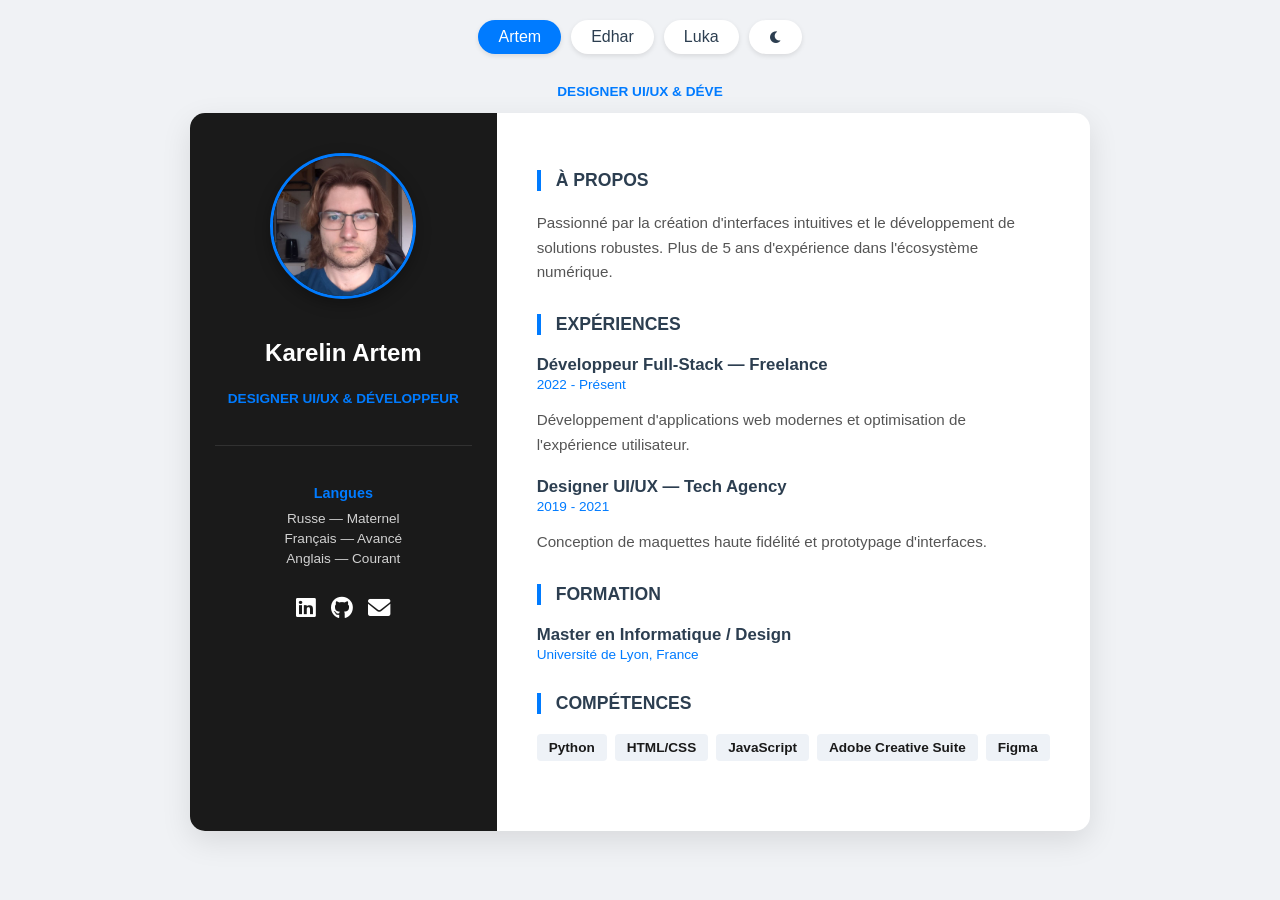
<file: index.html>
<!DOCTYPE html>
<html lang="fr">
<head>
    <meta charset="UTF-8">
    <meta name="viewport" content="width=device-width, initial-scale=1.0">
    <title>Carte de visite - Karelin Artem</title>
    <link rel="stylesheet" href="https://cdnjs.cloudflare.com/ajax/libs/font-awesome/6.0.0/css/all.min.css">
    <link rel="stylesheet" href="styles/style.css">
</head>
<body>

    <nav class="navigation">
    <a href="index.html" class="nav-link active">Artem</a>
    <a href="member2.html" class="nav-link">Edhar</a>
    <a href="member3.html" class="nav-link">Luka</a>
    <button id="theme-toggle" class="nav-link"><i class="fas fa-moon"></i></button>
</nav>

<p class="role" id="typing-text">Designer UI/UX & Développeur</p>

<script src="script.js"></script>

    <main class="card-container">
        <section class="profile-sidebar">
            <div class="photo-container">
                <img src="assets/photo1.jpg" alt="Karelin Artem" class="profile-img">
            </div>
            <h1>Karelin Artem</h1>
            <p class="role">Designer UI/UX & Développeur</p>

            <div class="sidebar-info">
                <h4>Langues</h4>
                <p>Russe — Maternel</p>
                <p>Français — Avancé</p>
                <p>Anglais — Courant</p>
            </div>

            <div class="social-links">
                <a href="https://linkedin.com/in/karelinartem" target="_blank"><i class="fab fa-linkedin"></i></a>
                <a href="https://github.com/" target="_blank"><i class="fab fa-github"></i></a>
                <a href="mailto:karelinskit@gmail.com"><i class="fas fa-envelope"></i></a>
            </div>
        </section>

        <section class="profile-content">
            <div class="info-block">
                <h3>À propos</h3>
                <p>Passionné par la création d'interfaces intuitives et le développement de solutions robustes. Plus de 5 ans d'expérience dans l'écosystème numérique.</p>
            </div>

            <div class="info-block">
                <h3>Expériences</h3>
                <div class="timeline-item">
                    <strong>Développeur Full-Stack — Freelance</strong>
                    <span>2022 - Présent</span>
                    <p>Développement d'applications web modernes et optimisation de l'expérience utilisateur.</p>
                </div>
                <div class="timeline-item">
                    <strong>Designer UI/UX — Tech Agency</strong>
                    <span>2019 - 2021</span>
                    <p>Conception de maquettes haute fidélité et prototypage d'interfaces.</p>
                </div>
            </div>

            <div class="info-block">
                <h3>Formation</h3>
                <div class="timeline-item">
                    <strong>Master en Informatique / Design</strong>
                    <span>Université de Lyon, France</span>
                </div>
            </div>

            <div class="info-block">
                <h3>Compétences</h3>
                <ul class="skills-list">
                    <li>Python</li>
                    <li>HTML/CSS</li>
                    <li>JavaScript</li>
                    <li>Adobe Creative Suite</li>
                    <li>Figma</li>
                </ul>
            </div>
        </section>
    </main>

</body>
</html>
</file>
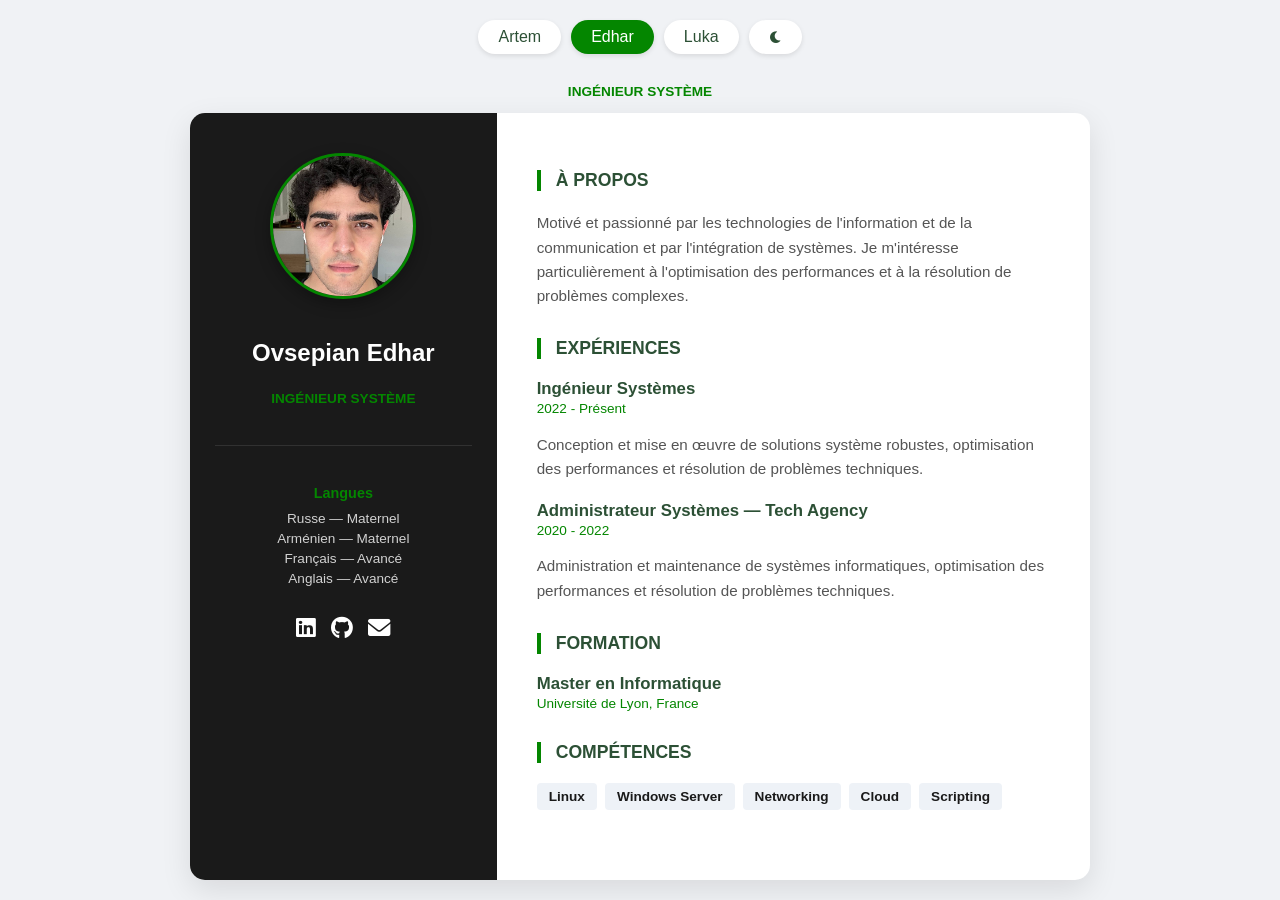
<file: member2.html>
<!DOCTYPE html>
<html lang="fr">
<head>
    <meta charset="UTF-8">
    <meta name="viewport" content="width=device-width, initial-scale=1.0">
    <title>Carte de visite - Ovsepian Edhar</title>
    <link rel="stylesheet" href="https://cdnjs.cloudflare.com/ajax/libs/font-awesome/6.0.0/css/all.min.css">
    <link rel="stylesheet" href="styles/style2.css">
</head>
<body>

    <nav class="navigation">
    <a href="index.html" class="nav-link">Artem</a>
    <a href="member2.html" class="nav-link active">Edhar</a>
    <a href="member3.html" class="nav-link">Luka</a>
    <button id="theme-toggle" class="nav-link"><i class="fas fa-moon"></i></button>
    </nav>

<p class="role" id="typing-text">Ingénieur système</p>

<script src="script.js"></script>

    <main class="card-container">
        <section class="profile-sidebar">
            <div class="photo-container">
                <img src="assets/photo2.png" alt="Ovsepian Edhar" class="profile-img">
            </div>
            <h1>Ovsepian Edhar</h1>
            <p class="role">Ingénieur système</p>

            <div class="sidebar-info">
                <h4>Langues</h4>
                <p>Russe — Maternel</p>
                <p>Arménien — Maternel</p>
                <p>Français — Avancé</p>
                <p>Anglais — Avancé</p>
            </div>

            <div class="social-links">
                <a href="https://linkedin.com/in/edharovsepiqn" target="_blank"><i class="fab fa-linkedin"></i></a>
                <a href="https://github.com/" target="_blank"><i class="fab fa-github"></i></a>
                <a href="mailto:edharovsepian@gmail.com"><i class="fas fa-envelope"></i></a>
            </div>
        </section>

        <section class="profile-content">
            <div class="info-block">
                <h3>À propos</h3>
                <p>Motivé et passionné par les technologies de l'information et de la communication et par l'intégration de systèmes. Je m'intéresse particulièrement à l'optimisation des performances et à la résolution de problèmes complexes.</p>
            </div>

            <div class="info-block">
                <h3>Expériences</h3>
                <div class="timeline-item">
                    <strong>Ingénieur Systèmes</strong>
                    <span>2022 - Présent</span>
                    <p>Conception et mise en œuvre de solutions système robustes, optimisation des performances et résolution de problèmes techniques.</p>
                </div>
                <div class="timeline-item">
                    <strong>Administrateur Systèmes — Tech Agency</strong>
                    <span>2020 - 2022</span>
                    <p>Administration et maintenance de systèmes informatiques, optimisation des performances et résolution de problèmes techniques.</p>
                </div>
            </div>

            <div class="info-block">
                <h3>Formation</h3>
                <div class="timeline-item">
                    <strong>Master en Informatique</strong>
                    <span>Université de Lyon, France</span>
                </div>
            </div>

            <div class="info-block">
                <h3>Compétences</h3>
                <ul class="skills-list">
                    <li>Linux</li>
                    <li>Windows Server</li>
                    <li>Networking</li>
                    <li>Cloud</li>
                    <li>Scripting</li>
                </ul>
            </div>
        </section>
    </main>

</body>
</html>
</file>
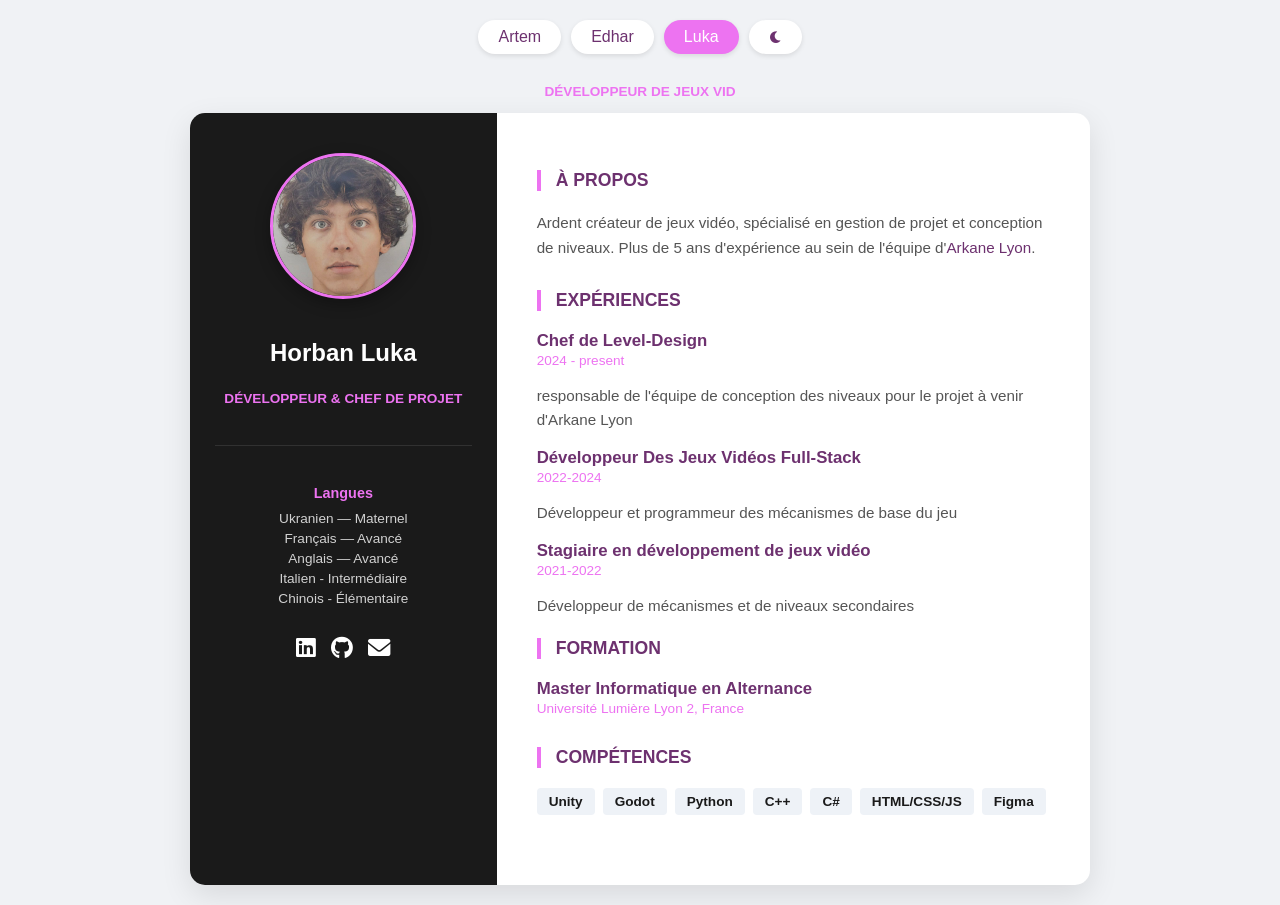
<file: member3.html>
<!DOCTYPE html>
<html lang="fr">
<head>
    <meta charset="UTF-8">
    <meta name="viewport" content="width=device-width, initial-scale=1.0">
    <title>Carte de visite - Horban Luka</title>
    <link rel="stylesheet" href="https://cdnjs.cloudflare.com/ajax/libs/font-awesome/6.0.0/css/all.min.css">
    <link rel="stylesheet" href="styles/style3.css">
</head>
<body>

    <nav class="navigation">
        <a href="index.html" class="nav-link">Artem</a>
        <a href="member2.html" class="nav-link">Edhar</a>
        <a href="member3.html" class="nav-link active">Luka</a>
        <button id="theme-toggle" class="nav-link"><i class="fas fa-moon"></i></button>
    </nav>

<p class="role" id="typing-text">DÉVELOPPEUR DE JEUX VIDÉO, CHEF DE PROJET</p>
<script src="script.js"></script>

    <main class="card-container">
        <section class="profile-sidebar">
            <div class="photo-container">
                <img src="assets/photo3.jpg" alt="Horban Luka" class="profile-img">
            </div>
            <h1>Horban Luka</h1>
            <p class="role">DÉVELOPPEUR & CHEF DE PROJET</p>

            <div class="sidebar-info">
                <h4>Langues</h4>
                <p>Ukranien — Maternel</p>
                <p>Français — Avancé</p>
                <p>Anglais — Avancé</p>
                <p>Italien - Intermédiaire</p>
                <p>Chinois - Élémentaire</p>
            </div>

            <div class="social-links">
                <a href="https://www.linkedin.com/in/luka-horban-8b8270306/" target="_blank"><i class="fab fa-linkedin"></i></a>
                <a href="https://github.com/" target="_blank"><i class="fab fa-github"></i></a>
                <a href="mailto:gorban.luka@gmail.com"><i class="fas fa-envelope"></i></a>
            </div>
        </section>

        <section class="profile-content">
            <div class="info-block">
                <h3>À propos</h3>
                <p>Ardent créateur de jeux vidéo, spécialisé en gestion de projet et conception de niveaux. Plus de 5 ans d'expérience au sein de l'équipe d'<a class="custom-link" target="_blank" href="https://www.arkane-studios.com/en/lyon">Arkane Lyon</a>.</p>
                <style>
                    .custom-link { color: #6d316f; text-decoration: none; }
                    .custom-link:visited { color: #ed73f1; }
                    .custom-link:hover { color: #6d316f; text-decoration: none; }
                </style>
            </div>

            <div class="info-block">
                <h3>Expériences</h3>
                <div class="timeline-item">
                    <strong>Chef de Level-Design</strong>
                    <span>2024 - present</span>
                    <p>responsable de l'équipe de conception des niveaux pour le projet à venir d'Arkane Lyon</p>
                    <strong>Développeur Des Jeux Vidéos Full-Stack</strong>
                    <span>2022-2024</span>
                    <p>Développeur et programmeur des mécanismes de base du jeu</p>
                    <strong>Stagiaire en développement de jeux vidéo</strong>
                    <span>2021-2022</span>
                    <p>Développeur de mécanismes et de niveaux secondaires</p>
                </div>
                <div class="info-block">
                    <h3>Formation</h3>
                    <div class="timeline-item">
                        <strong>Master Informatique en Alternance</strong>
                        <span>Université Lumière Lyon 2, France</span>
                    </div>

                </div>
                <h3>Compétences</h3>
                <ul class="skills-list">
                    <li>Unity</li>
                    <li>Godot</li>
                    <li>Python</li>
                    <li>C++</li>
                    <li>C#</li>
                    <li>HTML/CSS/JS</li>
                    <li>Figma</li>
                </ul>
            </div>
        </section>
    </main>

</body>
</html>
</file>
<file: styles/style.css>
/* 1. ПЕРЕМЕННЫЕ */
:root {
    --primary-color: #1a1a1a;
    --accent-color: #007bff;
    --bg-color: #f0f2f5;
    --card-bg: #ffffff;
    --text-main: #2c3e50;    /* Основной текст */
    --text-muted: #555555;  /* Описания */
    --white: #ffffff;
}

body.dark-mode {
    --bg-color: #0f0f0f;      
    --card-bg: #1a1a1a;       /* Чуть светлее фона сайта для объема */
    --text-main: #ffffff;     /* Чисто белый для контраста */
    --text-muted: #d1d1d1;    /* Светло-серый для легкого чтения */
    --primary-color: #000000;
    --white: #2a2a2a;         /* Цвет кнопок навигации */
}

/* 2. БАЗОВЫЕ СТИЛИ */
body {
    font-family: 'Segoe UI', Tahoma, Geneva, Verdana, sans-serif;
    background-color: var(--bg-color);
    color: var(--text-main);
    transition: background-color 0.3s ease, color 0.3s ease;
    display: flex;
    flex-direction: column;
    align-items: center;
    margin: 0;
    padding: 20px;
}

/* 3. НАВИГАЦИЯ */
.navigation { margin-bottom: 25px; display: flex; gap: 10px; }

.nav-link { 
    text-decoration: none; 
    color: var(--text-main); 
    padding: 8px 20px; 
    background: var(--white); 
    border-radius: 20px; 
    font-weight: 500; 
    transition: 0.3s;
    border: none;
    box-shadow: 0 2px 5px rgba(0,0,0,0.1);
}

.nav-link.active, .nav-link:hover { 
    background: var(--accent-color); 
    color: white; 
}

/* 4. КАРТОЧКА */
.card-container {
    background-color: var(--card-bg);
    transition: all 0.3s ease;
    width: 100%;
    max-width: 900px;
    display: flex;
    box-shadow: 0 10px 30px rgba(0,0,0,0.1);
    border-radius: 15px;
    overflow: hidden;
}

body.dark-mode .card-container {
    box-shadow: 0 10px 40px rgba(0,0,0,0.6);
}

/* 5. САЙДБАР (Левая часть) */
.profile-sidebar {
    background-color: var(--primary-color);
    color: white; 
    padding: 40px 25px;
    flex: 1;
    display: flex;
    flex-direction: column;
    align-items: center;
    text-align: center;
}

.photo-container {
    width: 140px; 
    height: 140px;
    border-radius: 50%;
    border: 3px solid var(--accent-color);
    overflow: hidden;
    margin-bottom: 20px;
    box-shadow: 0 5px 15px rgba(0,0,0,0.3);
    position: relative; 
    transition: all 0.4s ease;
    cursor: pointer;
}

/* Эффект свечения в темной теме */
body.dark-mode .photo-container {
    box-shadow: 0 0 20px rgba(0, 123, 255, 0.4);
}

.profile-img { 
    width: 100%; 
    height: 100%; 
    object-fit: cover; 
    transition: transform 0.5s ease-out; 
}

.photo-container:hover {
    transform: translateY(-5px);
    box-shadow: 0 10px 25px rgba(0,0,0,0.5);
    border-color: #ffffff;
}

.photo-container:hover .profile-img { transform: scale(1.15); }

.role { 
    color: var(--accent-color); 
    font-weight: bold; 
    font-size: 0.85em; 
    text-transform: uppercase; 
    margin-top: 5px; 
}

.sidebar-info {
    margin-top: 25px;
    border-top: 1px solid rgba(255,255,255,0.1);
    padding-top: 20px;
    width: 100%;
}

.sidebar-info h4 { color: var(--accent-color); font-size: 0.9em; margin-bottom: 10px; }
.sidebar-info p { font-size: 0.85em; margin: 5px 0; opacity: 0.8; }

.social-links { margin-top: 25px; display: flex; gap: 15px; }
.social-links a { color: white; font-size: 1.4em; transition: 0.3s; }
.social-links a:hover { color: var(--accent-color); transform: translateY(-3px); }

/* 6. КОНТЕНТ (Правая часть) */
.profile-content { flex: 2; padding: 40px; }

.info-block { margin-bottom: 30px; }

.info-block h3 {
    color: var(--text-main);
    font-size: 1.1em;
    border-left: 4px solid var(--accent-color);
    padding-left: 15px;
    margin-bottom: 20px;
    text-transform: uppercase;
}

/* Фикс текста описаний */
.info-block p, .timeline-item p {
    color: var(--text-muted);
    font-size: 0.95em;
    line-height: 1.6;
}

.timeline-item { margin-bottom: 20px; }

/* Фикс заголовков в опыте (теперь не будут черными) */
.timeline-item strong { 
    display: block; 
    color: var(--text-main); 
    font-size: 1.05em;
}

.timeline-item span { 
    font-size: 0.85em; 
    color: var(--accent-color); 
    font-weight: 500;
}

/* 7. НАВЫКИ */
.skills-list { list-style: none; padding: 0; display: flex; gap: 8px; flex-wrap: wrap; }

.skills-list li { 
    background: #eef2f7; 
    color: #1a1a1a;
    padding: 6px 12px; 
    border-radius: 4px; 
    font-size: 0.85em; 
    font-weight: 600; 
    transition: 0.3s;
}

body.dark-mode .skills-list li {
    background: #333;
    color: #ffffff;
    border: 1px solid #444;
}

/* 8. АДАПТИВНОСТЬ */
@media (max-width: 768px) {
    .card-container { flex-direction: column; }
    .profile-sidebar { padding: 30px 20px; }
}
</file>
<file: styles/style2.css>
/* 1. ПЕРЕМЕННЫЕ */
:root {
    --primary-color: #1a1a1a;
    --accent-color: #048600;
    --bg-color: #f0f2f5;
    --card-bg: #ffffff;
    --text-main: #2c5035;    /* Основной текст */
    --text-muted: #555555;  /* Описания */
    --white: #ffffff;
}

body.dark-mode {
    --bg-color: #0f0f0f;      
    --card-bg: #1a1a1a;       /* Чуть светлее фона сайта для объема */
    --text-main: #ffffff;     /* Чисто белый для контраста */
    --text-muted: #d1d1d1;    /* Светло-серый для легкого чтения */
    --primary-color: #000000;
    --white: #2a2a2a;         /* Цвет кнопок навигации */
}

/* 2. БАЗОВЫЕ СТИЛИ */
body {
    font-family: 'Segoe UI', Tahoma, Geneva, Verdana, sans-serif;
    background-color: var(--bg-color);
    color: var(--text-main);
    transition: background-color 0.3s ease, color 0.3s ease;
    display: flex;
    flex-direction: column;
    align-items: center;
    margin: 0;
    padding: 20px;
}

/* 3. НАВИГАЦИЯ */
.navigation { margin-bottom: 25px; display: flex; gap: 10px; }

.nav-link { 
    text-decoration: none; 
    color: var(--text-main); 
    padding: 8px 20px; 
    background: var(--white); 
    border-radius: 20px; 
    font-weight: 500; 
    transition: 0.3s;
    border: none;
    box-shadow: 0 2px 5px rgba(0,0,0,0.1);
}

.nav-link.active, .nav-link:hover { 
    background: var(--accent-color); 
    color: white; 
}

/* 4. КАРТОЧКА */
.card-container {
    background-color: var(--card-bg);
    transition: all 0.3s ease;
    width: 100%;
    max-width: 900px;
    display: flex;
    box-shadow: 0 10px 30px rgba(0,0,0,0.1);
    border-radius: 15px;
    overflow: hidden;
}

body.dark-mode .card-container {
    box-shadow: 0 10px 40px rgba(0,0,0,0.6);
}

/* 5. САЙДБАР (Левая часть) */
.profile-sidebar {
    background-color: var(--primary-color);
    color: white; 
    padding: 40px 25px;
    flex: 1;
    display: flex;
    flex-direction: column;
    align-items: center;
    text-align: center;
}

.photo-container {
    width: 140px; 
    height: 140px;
    border-radius: 50%;
    border: 3px solid var(--accent-color);
    overflow: hidden;
    margin-bottom: 20px;
    box-shadow: 0 5px 15px rgba(0,0,0,0.3);
    position: relative; 
    transition: all 0.4s ease;
    cursor: pointer;
}

/* Эффект свечения в темной теме */
body.dark-mode .photo-container {
    box-shadow: 0 0 20px rgba(0, 255, 21, 0.4);
}

.profile-img { 
    width: 100%; 
    height: 100%; 
    object-fit: cover; 
    transition: transform 0.5s ease-out; 
}

.photo-container:hover {
    transform: translateY(-5px);
    box-shadow: 0 10px 25px rgba(0,0,0,0.5);
    border-color: #ffffff;
}

.photo-container:hover .profile-img { transform: scale(1.15); }

.role { 
    color: var(--accent-color); 
    font-weight: bold; 
    font-size: 0.85em; 
    text-transform: uppercase; 
    margin-top: 5px; 
}

.sidebar-info {
    margin-top: 25px;
    border-top: 1px solid rgba(255,255,255,0.1);
    padding-top: 20px;
    width: 100%;
}

.sidebar-info h4 { color: var(--accent-color); font-size: 0.9em; margin-bottom: 10px; }
.sidebar-info p { font-size: 0.85em; margin: 5px 0; opacity: 0.8; }

.social-links { margin-top: 25px; display: flex; gap: 15px; }
.social-links a { color: white; font-size: 1.4em; transition: 0.3s; }
.social-links a:hover { color: var(--accent-color); transform: translateY(-3px); }

/* 6. КОНТЕНТ (Правая часть) */
.profile-content { flex: 2; padding: 40px; }

.info-block { margin-bottom: 30px; }

.info-block h3 {
    color: var(--text-main);
    font-size: 1.1em;
    border-left: 4px solid var(--accent-color);
    padding-left: 15px;
    margin-bottom: 20px;
    text-transform: uppercase;
}

/* Фикс текста описаний */
.info-block p, .timeline-item p {
    color: var(--text-muted);
    font-size: 0.95em;
    line-height: 1.6;
}

.timeline-item { margin-bottom: 20px; }

/* Фикс заголовков в опыте (теперь не будут черными) */
.timeline-item strong { 
    display: block; 
    color: var(--text-main); 
    font-size: 1.05em;
}

.timeline-item span { 
    font-size: 0.85em; 
    color: var(--accent-color); 
    font-weight: 500;
}

/* 7. НАВЫКИ */
.skills-list { list-style: none; padding: 0; display: flex; gap: 8px; flex-wrap: wrap; }

.skills-list li { 
    background: #eef2f7; 
    color: #1a1a1a;
    padding: 6px 12px; 
    border-radius: 4px; 
    font-size: 0.85em; 
    font-weight: 600; 
    transition: 0.3s;
}

body.dark-mode .skills-list li {
    background: #333;
    color: #ffffff;
    border: 1px solid #444;
}

/* 8. АДАПТИВНОСТЬ */
@media (max-width: 768px) {
    .card-container { flex-direction: column; }
    .profile-sidebar { padding: 30px 20px; }
}
</file>
<file: styles/style3.css>
/* 1. ПЕРЕМЕННЫЕ */
:root {
    --primary-color: #1a1a1a;
    --accent-color: #ed73f1;
    --bg-color: #f0f2f5;
    --card-bg: #ffffff;
    --text-main: #6d316f;    /* Основной текст */
    --text-muted: #555555;  /* Описания */
    --white: #ffffff;
}

body.dark-mode {
    --bg-color: #0f0f0f;      
    --card-bg: #1a1a1a;       /* Чуть светлее фона сайта для объема */
    --text-main: #ffffff;     /* Чисто белый для контраста */
    --text-muted: #d1d1d1;    /* Светло-серый для легкого чтения */
    --primary-color: #000000;
    --white: #2a2a2a;         /* Цвет кнопок навигации */
}

/* 2. БАЗОВЫЕ СТИЛИ */
body {
    font-family: 'Segoe UI', Tahoma, Geneva, Verdana, sans-serif;
    background-color: var(--bg-color);
    color: var(--text-main);
    transition: background-color 0.3s ease, color 0.3s ease;
    display: flex;
    flex-direction: column;
    align-items: center;
    margin: 0;
    padding: 20px;
}

/* 3. НАВИГАЦИЯ */
.navigation { margin-bottom: 25px; display: flex; gap: 10px; }

.nav-link { 
    text-decoration: none; 
    color: var(--text-main); 
    padding: 8px 20px; 
    background: var(--white); 
    border-radius: 20px; 
    font-weight: 500; 
    transition: 0.3s;
    border: none;
    box-shadow: 0 2px 5px rgba(0,0,0,0.1);
}

.nav-link.active, .nav-link:hover { 
    background: var(--accent-color); 
    color: white; 
}

/* 4. КАРТОЧКА */
.card-container {
    background-color: var(--card-bg);
    transition: all 0.3s ease;
    width: 100%;
    max-width: 900px;
    display: flex;
    box-shadow: 0 10px 30px rgba(0,0,0,0.1);
    border-radius: 15px;
    overflow: hidden;
}

body.dark-mode .card-container {
    box-shadow: 0 10px 40px rgba(0,0,0,0.6);
}

/* 5. САЙДБАР (Левая часть) */
.profile-sidebar {
    background-color: var(--primary-color);
    color: white; 
    padding: 40px 25px;
    flex: 1;
    display: flex;
    flex-direction: column;
    align-items: center;
    text-align: center;
}

.photo-container {
    width: 140px; 
    height: 140px;
    border-radius: 50%;
    border: 3px solid var(--accent-color);
    overflow: hidden;
    margin-bottom: 20px;
    box-shadow: 0 5px 15px rgba(0,0,0,0.3);
    position: relative; 
    transition: all 0.4s ease;
    cursor: pointer;
}

/* Эффект свечения в темной теме */
body.dark-mode .photo-container {
    box-shadow: 0 0 20px rgba(0, 255, 21, 0.4);
}

.profile-img { 
    width: 100%; 
    height: 100%; 
    object-fit: cover; 
    transition: transform 0.5s ease-out; 
}

.photo-container:hover {
    transform: translateY(-5px);
    box-shadow: 0 10px 25px rgba(0,0,0,0.5);
    border-color: #ffffff;
}

.photo-container:hover .profile-img { transform: scale(1.15); }

.role { 
    color: var(--accent-color); 
    font-weight: bold; 
    font-size: 0.85em; 
    text-transform: uppercase; 
    margin-top: 5px; 
}

.sidebar-info {
    margin-top: 25px;
    border-top: 1px solid rgba(255,255,255,0.1);
    padding-top: 20px;
    width: 100%;
}

.sidebar-info h4 { color: var(--accent-color); font-size: 0.9em; margin-bottom: 10px; }
.sidebar-info p { font-size: 0.85em; margin: 5px 0; opacity: 0.8; }

.social-links { margin-top: 25px; display: flex; gap: 15px; }
.social-links a { color: white; font-size: 1.4em; transition: 0.3s; }
.social-links a:hover { color: var(--accent-color); transform: translateY(-3px); }

/* 6. КОНТЕНТ (Правая часть) */
.profile-content { flex: 2; padding: 40px; }

.info-block { margin-bottom: 30px; }

.info-block h3 {
    color: var(--text-main);
    font-size: 1.1em;
    border-left: 4px solid var(--accent-color);
    padding-left: 15px;
    margin-bottom: 20px;
    text-transform: uppercase;
}

/* Фикс текста описаний */
.info-block p, .timeline-item p {
    color: var(--text-muted);
    font-size: 0.95em;
    line-height: 1.6;
}

.timeline-item { margin-bottom: 20px; }

/* Фикс заголовков в опыте (теперь не будут черными) */
.timeline-item strong { 
    display: block; 
    color: var(--text-main); 
    font-size: 1.05em;
}

.timeline-item span { 
    font-size: 0.85em; 
    color: var(--accent-color); 
    font-weight: 500;
}

/* 7. НАВЫКИ */
.skills-list { list-style: none; padding: 0; display: flex; gap: 8px; flex-wrap: wrap; }

.skills-list li { 
    background: #eef2f7; 
    color: #1a1a1a;
    padding: 6px 12px; 
    border-radius: 4px; 
    font-size: 0.85em; 
    font-weight: 600; 
    transition: 0.3s;
}

body.dark-mode .skills-list li {
    background: #333;
    color: #ffffff;
    border: 1px solid #444;
}

/* 8. АДАПТИВНОСТЬ */
@media (max-width: 768px) {
    .card-container { flex-direction: column; }
    .profile-sidebar { padding: 30px 20px; }
}
</file>
